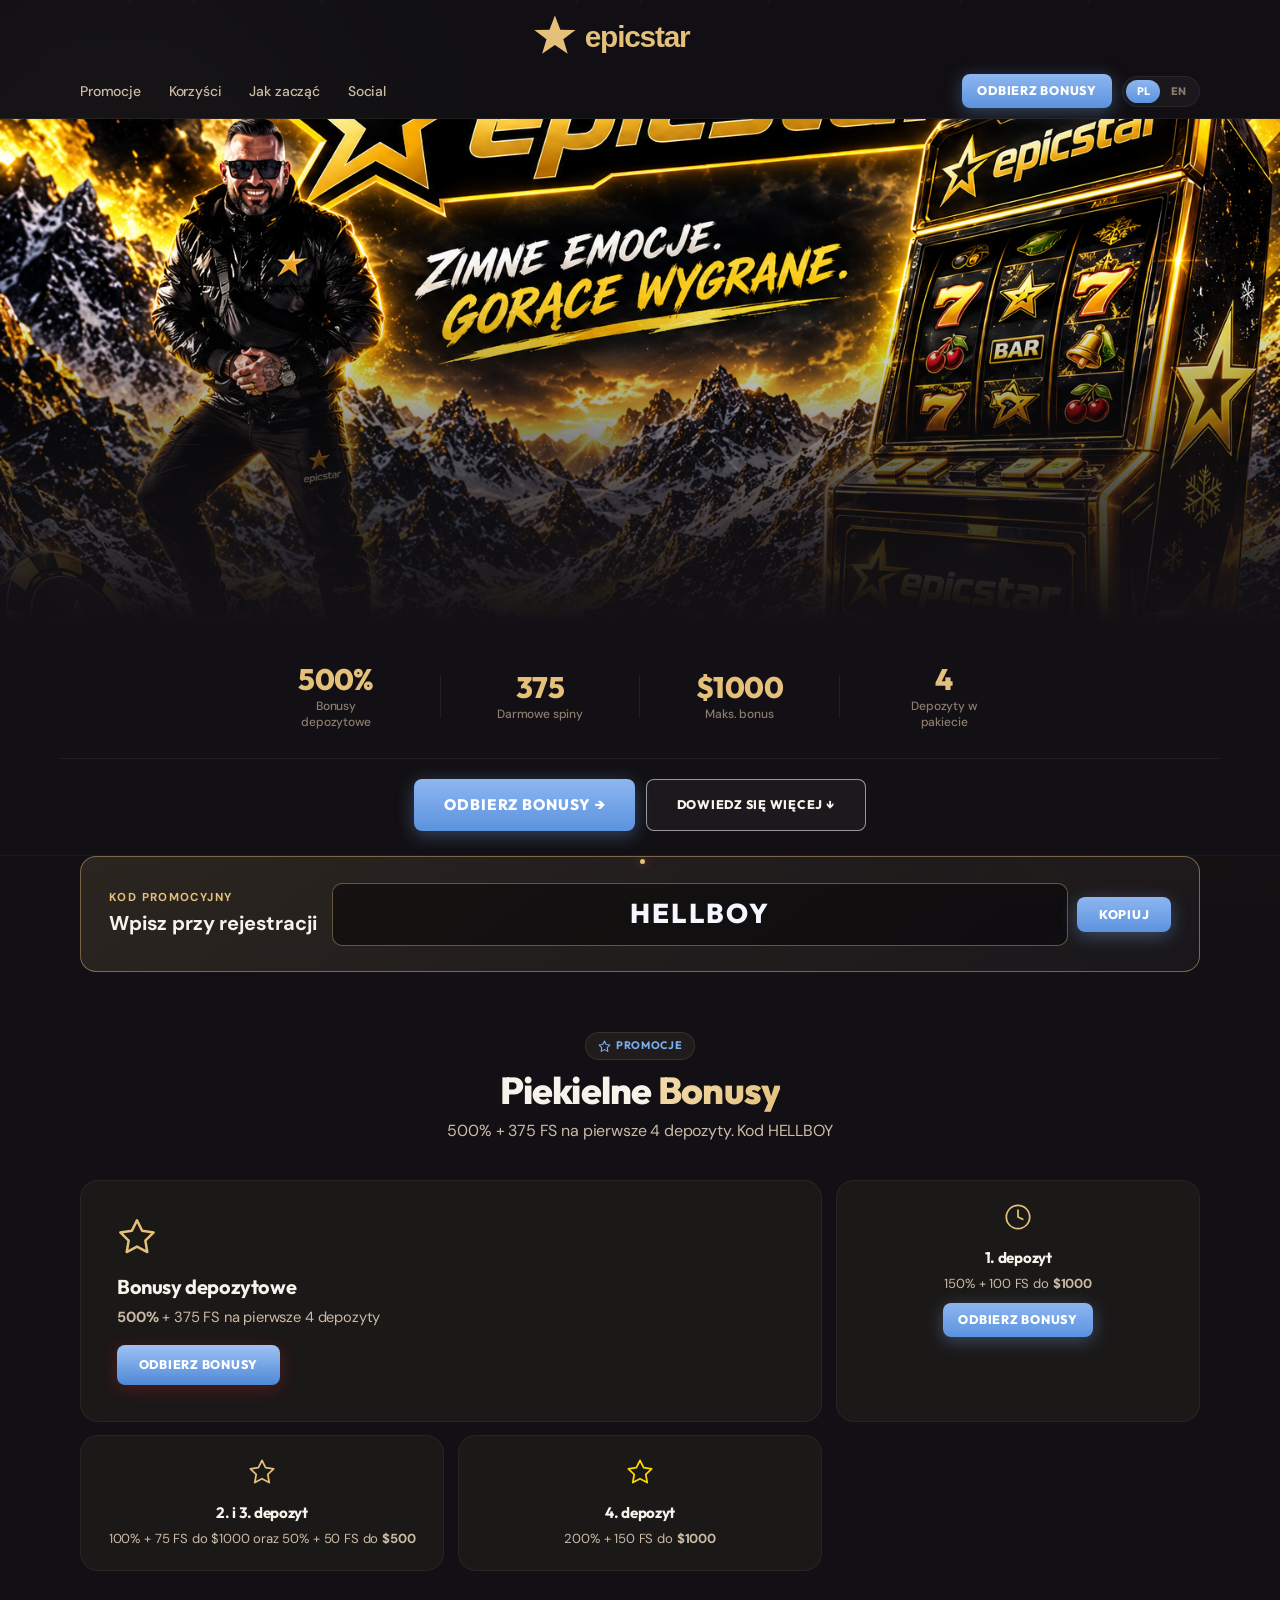
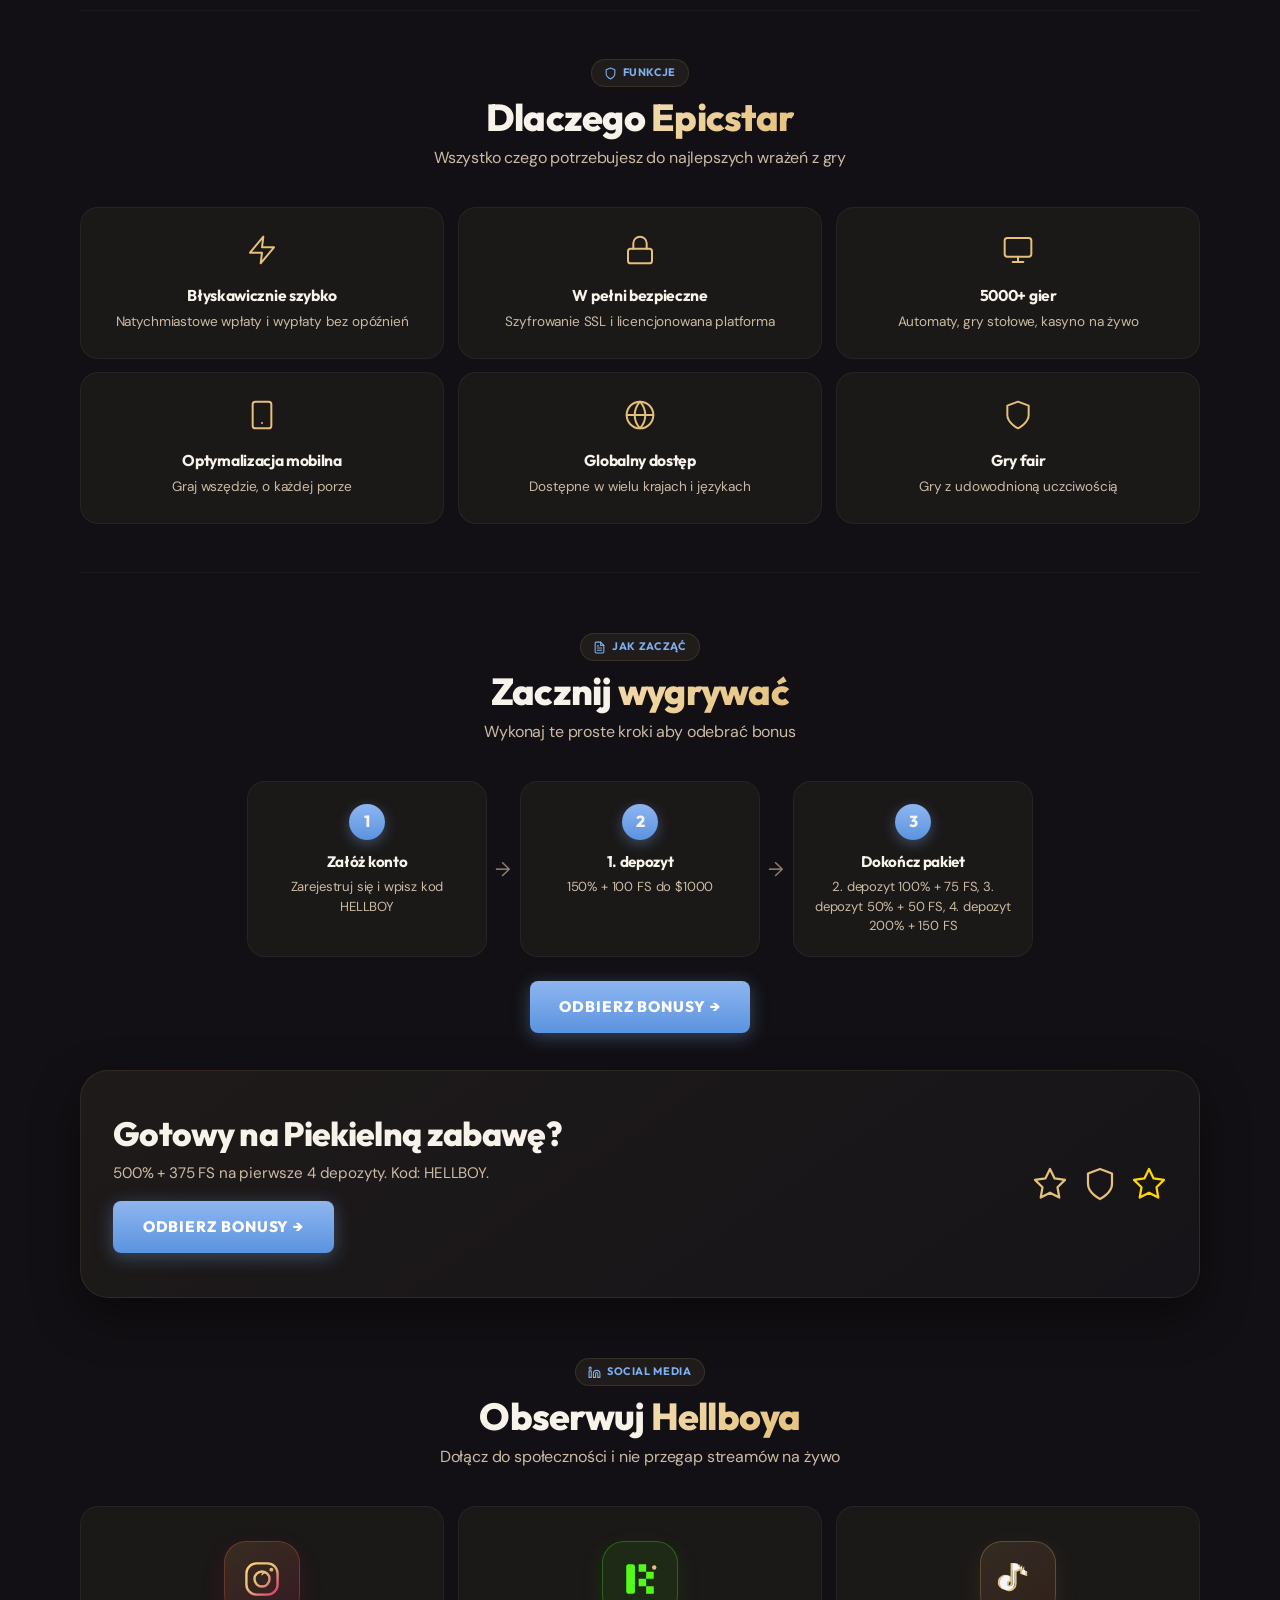
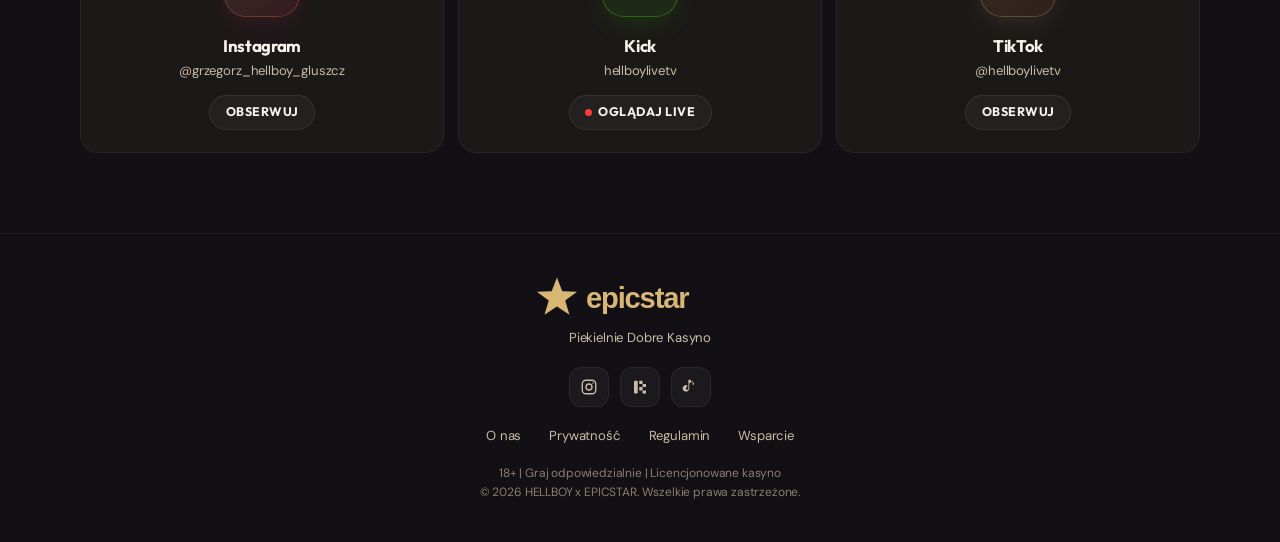
<file: index.html>
<!doctype html>
<html lang="pl">
  <head>
    <meta charset="UTF-8" />
    <meta name="viewport" content="width=device-width, initial-scale=1.0" />
    <link rel="icon" type="image/x-icon" href="assets/favicon.ico" />
    <link rel="preconnect" href="https://fonts.googleapis.com" />
    <link rel="preconnect" href="https://fonts.gstatic.com" crossorigin />
    <link href="https://fonts.googleapis.com/css2?family=DM+Sans:ital,opsz,wght@0,9..40,400..700;1,9..40,400..700&family=Outfit:wght@500;600;700;800;900&display=swap" rel="stylesheet" />
    <link rel="stylesheet" href="css/style.css" />
    <title>HELLBOY x EPICSTAR — Odbierz bonusy</title>
  </head>
  <body>
    <div class="app">
      <!-- Tło z efektem piekielno-arktycznym -->
      <div class="arctic-bg" aria-hidden="true">
        <div class="aurora aurora-1"></div>
        <div class="aurora aurora-2"></div>
        <div class="aurora aurora-3"></div>
        <div class="snow-particle p1"></div>
        <div class="snow-particle p2"></div>
        <div class="snow-particle p3"></div>
        <div class="snow-particle p4"></div>
        <div class="snow-particle p5"></div>
        <div class="snow-particle p6"></div>
        <div class="snow-particle p7"></div>
        <div class="snow-particle p8"></div>
        <div class="flame-particle f1"></div>
        <div class="flame-particle f2"></div>
        <div class="flame-particle f3"></div>
        
        <!-- LEWITUJĄCE ELEMENTY KASYNOWE -->
        <div class="floating-casino casino-1">
          <svg viewBox="0 0 24 24" fill="none" stroke="currentColor" stroke-width="1.2" stroke-linecap="round" stroke-linejoin="round">
            <polygon points="12 2 15.09 8.26 22 9.27 17 14.14 18.18 21.02 12 17.77 5.82 21.02 7 14.14 2 9.27 8.91 8.26 12 2"/>
          </svg>
        </div>
        <div class="floating-casino casino-2">
          <svg viewBox="0 0 24 24" fill="none" stroke="currentColor" stroke-width="1.2" stroke-linecap="round" stroke-linejoin="round">
            <circle cx="12" cy="12" r="10"/>
            <polyline points="12 6 12 12 16 14"/>
          </svg>
        </div>
        <div class="floating-casino casino-3">
          <svg viewBox="0 0 24 24" fill="none" stroke="currentColor" stroke-width="1.2" stroke-linecap="round" stroke-linejoin="round">
            <rect x="2" y="7" width="20" height="14" rx="2" ry="2"/>
            <line x1="16" y1="21" x2="16" y2="23"/>
            <line x1="8" y1="21" x2="8" y2="23"/>
            <line x1="12" y1="21" x2="12" y2="23"/>
          </svg>
        </div>
        <div class="floating-casino casino-4">
          <svg viewBox="0 0 24 24" fill="none" stroke="currentColor" stroke-width="1.2" stroke-linecap="round" stroke-linejoin="round">
            <path d="M12 2L2 7l10 5 10-5-10-5z"/>
            <path d="M2 17l10 5 10-5"/>
            <path d="M2 12l10 5 10-5"/>
          </svg>
        </div>
        <div class="floating-casino casino-5">
          <svg viewBox="0 0 24 24" fill="none" stroke="currentColor" stroke-width="1.2" stroke-linecap="round" stroke-linejoin="round">
            <path d="M12 22s8-4 8-10V5l-8-3-8 3v7c0 6 8 10 8 10z"/>
          </svg>
        </div>
        <div class="floating-casino casino-6">
          <svg viewBox="0 0 24 24" fill="none" stroke="currentColor" stroke-width="1.2" stroke-linecap="round" stroke-linejoin="round">
            <polygon points="12 2 22 8.5 22 15.5 12 22 2 15.5 2 8.5 12 2"/>
            <line x1="12" y1="22" x2="12" y2="15.5"/>
            <polyline points="12 8.5 2 15.5 12 22 22 15.5 12 8.5"/>
          </svg>
        </div>
        <div class="floating-casino casino-7">
          <svg viewBox="0 0 24 24" fill="none" stroke="currentColor" stroke-width="1.2" stroke-linecap="round" stroke-linejoin="round">
            <circle cx="12" cy="12" r="10"/>
            <circle cx="12" cy="12" r="6"/>
            <circle cx="12" cy="12" r="2"/>
          </svg>
        </div>
        <div class="floating-casino casino-8">
          <svg viewBox="0 0 24 24" fill="none" stroke="currentColor" stroke-width="1.2" stroke-linecap="round" stroke-linejoin="round">
            <path d="M21 10c0 7-9 13-9 13s-9-6-9-13a9 9 0 0118 0z"/>
            <circle cx="12" cy="10" r="3"/>
          </svg>
        </div>
      </div>

      <!-- Nawigacja -->
      <nav class="nav">
        <div class="nav-inner">
          <a href="https://rediraff.com/?refcode=K6AUTVNmiMVxM7VCXFQ" target="_blank" rel="noopener noreferrer" class="nav-brand">
            <img src="assets/epicstar-logo.svg" alt="epicstar" class="nav-logo" />
          </a>
          <div class="nav-links">
            <a href="#promo" data-i18n="navPromo">Promocje</a>
            <a href="#benefits" data-i18n="navBenefits">Korzyści</a>
            <a href="#steps" data-i18n="navSteps">Jak zacząć</a>
            <a href="#social" data-i18n="navSocial">Social</a>
          </div>
          <div class="nav-actions">
            <a href="https://rediraff.com/?refcode=K6AUTVNmiMVxM7VCXFQ" target="_blank" rel="noopener" class="btn btn-primary btn-sm" data-i18n="navBonus">ODBIERZ BONUSY</a>
            <div class="lang-toggle">
              <button type="button" data-lang="pl" class="active">PL</button>
              <button type="button" data-lang="en">EN</button>
            </div>
          </div>
        </div>
      </nav>

      <!-- Hero Section z BANNEREM w tle -->
      <header class="hero hero-with-banner">
        <div class="hero-banner-bg" style="background-image: url('assets/banner-gold.png');"></div>
        <div class="hero-banner-overlay"></div>
        <div class="hero-grid hero-grid-overlay"></div>
      </header>

      <!-- STATYSTYKI I PRZYCISKI POD BANNEREM -->
      <section class="hero-stats-section reveal">
        <div class="hero-stats-container">
          <div class="hero-stats">
            <div class="stat reveal-stagger">
              <span class="stat-number">500%</span>
              <span class="stat-label" data-i18n="statBonus">Bonusy depozytowe</span>
            </div>
            <div class="stat-divider reveal-stagger" aria-hidden="true"></div>
            <div class="stat reveal-stagger">
              <span class="stat-number">375</span>
              <span class="stat-label" data-i18n="statSpins">Darmowe spiny</span>
            </div>
            <div class="stat-divider reveal-stagger" aria-hidden="true"></div>
            <div class="stat reveal-stagger">
              <span class="stat-number">$1000</span>
              <span class="stat-label" data-i18n="statNoDeposit">Maks. bonus</span>
            </div>
            <div class="stat-divider reveal-stagger" aria-hidden="true"></div>
            <div class="stat reveal-stagger">
              <span class="stat-number">4</span>
              <span class="stat-label" data-i18n="statWithdraw">Depozyty w pakiecie</span>
            </div>
          </div>

          <div class="hero-actions-bottom reveal-stagger">
            <a href="https://rediraff.com/?refcode=K6AUTVNmiMVxM7VCXFQ" target="_blank" rel="noopener" class="btn btn-primary btn-lg" data-i18n="heroCta1">ODBIERZ BONUSY →</a>
            <a href="#main-content" class="btn btn-ghost btn-scroll" data-i18n="heroCta2">Dowiedz się więcej ↓</a>
          </div>
        </div>
      </section>

      <section class="promo-code-section reveal" style="max-width: 1160px; margin: 0 auto; padding: 0 1.25rem;">
        <div class="promo-code-box" style="
          background: linear-gradient(145deg, rgba(228, 192, 122, 0.12), rgba(255, 255, 255, 0.03));
          border: 1px solid rgba(228, 192, 122, 0.45);
          border-radius: 16px;
          padding: clamp(1.15rem, 2.5vw, 1.6rem) clamp(1.15rem, 2.5vw, 1.75rem);
          display: flex;
          align-items: center;
          justify-content: space-between;
          gap: 1rem;
          flex-wrap: wrap;
        ">
          <div>
            <div style="font-size: 0.72rem; font-weight: 700; letter-spacing: 0.12em; text-transform: uppercase; color: var(--gold);" data-i18n="codeLabel">Kod promocyjny</div>
            <div style="font-size: clamp(1.05rem, 2vw, 1.25rem); font-weight: 700; color: var(--text-primary);" data-i18n="codeHint">Wpisz przy rejestracji</div>
          </div>
          <div style="display: flex; align-items: center; gap: 0.6rem; flex: 1 1 220px;">
            <div id="promoCodeDisplay" style="flex: 1; text-align: center; padding: 0.55rem 1rem; border-radius: 10px; border: 1px solid rgba(228, 192, 122, 0.4); background: rgba(8, 6, 8, 0.55); font-family: var(--font-display); font-weight: 800; letter-spacing: 0.08em; font-size: clamp(1.2rem, 2.4vw, 1.7rem); color: #f4f7ff;">HELLBOY</div>
            <button type="button" id="copyPromoBtn" class="btn btn-primary" style="flex-shrink: 0;"><span id="copyBtnText" data-i18n="copyCode">Kopiuj</span></button>
          </div>
        </div>
      </section>

      <!-- Main Content -->
      <main class="main" id="main-content">
        <!-- Promo Features -->
        <section class="section reveal" id="promo">
          <div class="section-header reveal-stagger">
            <span class="section-tag">
              <svg width="16" height="16" viewBox="0 0 24 24" fill="none" stroke="currentColor" stroke-width="2" stroke-linecap="round" stroke-linejoin="round">
                <polygon points="12 2 15.09 8.26 22 9.27 17 14.14 18.18 21.02 12 17.77 5.82 21.02 7 14.14 2 9.27 8.91 8.26 12 2"/>
              </svg>
              <span data-i18n="promoTag">Promocje</span>
            </span>
            <h2 class="section-title"><span data-i18n="promoTitle1">Piekielne</span> <span class="highlight" data-i18n="promoTitle2">Bonusy</span></h2>
            <p class="section-desc" data-i18n="promoDesc">Odbierz swoje piekielne nagrody i zacznij wygrywać</p>
          </div>
          <div class="promo-grid">
            <!-- KAFELEK 1: KASYNOWY PAKIET POWITALNY -->
            <div class="promo-card-big reveal-stagger">
              <div class="promo-card-big-icon">
                <svg width="40" height="40" viewBox="0 0 24 24" fill="none" stroke="#e4c07a" stroke-width="1.5" stroke-linecap="round" stroke-linejoin="round">
                  <polygon points="12 2 15.09 8.26 22 9.27 17 14.14 18.18 21.02 12 17.77 5.82 21.02 7 14.14 2 9.27 8.91 8.26 12 2"/>
                </svg>
              </div>
              <h3 data-i18n="promoBigTitle">Bonusy depozytowe</h3>
              <p data-i18n="promoBigDesc"><strong>500%</strong> + 375 FS na pierwsze 4 depozyty</p>
              <a href="https://rediraff.com/?refcode=K6AUTVNmiMVxM7VCXFQ" target="_blank" rel="noopener" class="btn btn-primary" data-i18n="promoBigCta">ODBIERZ BONUSY</a>
            </div>
            <!-- KAFELEK 2: BONUS SPORTOWY -->
            <div class="promo-card-small reveal-stagger">
              <span class="promo-small-icon">
                <svg width="28" height="28" viewBox="0 0 24 24" fill="none" stroke="#e4c07a" stroke-width="1.5" stroke-linecap="round" stroke-linejoin="round">
                  <circle cx="12" cy="12" r="10"/>
                  <polyline points="12 6 12 12 16 14"/>
                </svg>
              </span>
              <h4 data-i18n="promoSmall1Title">1. depozyt</h4>
              <p data-i18n="promoSmall1Desc">150% + 100 FS do <strong>$1000</strong></p>
              <a href="https://rediraff.com/?refcode=K6AUTVNmiMVxM7VCXFQ" target="_blank" rel="noopener" class="btn btn-primary btn-sm" style="margin-top: 0.65rem;" data-i18n="promoBigCta">ODBIERZ BONUSY</a>
            </div>
            <!-- KAFELEK 3: CODZIENNE DARMOWE SPINY -->
            <div class="promo-card-small reveal-stagger">
              <span class="promo-small-icon">
                <svg width="28" height="28" viewBox="0 0 24 24" fill="none" stroke="#e4c07a" stroke-width="1.5" stroke-linecap="round" stroke-linejoin="round">
                  <polygon points="12 2 15.09 8.26 22 9.27 17 14.14 18.18 21.02 12 17.77 5.82 21.02 7 14.14 2 9.27 8.91 8.26 12 2"/>
                </svg>
              </span>
              <h4 data-i18n="promoSmall2Title">2. i 3. depozyt</h4>
              <p data-i18n="promoSmall2Desc">100% + 75 FS do $1000 oraz 50% + 50 FS do <strong>$500</strong></p>
            </div>
            <!-- KAFELEK 4: PROGRAM VIP -->
            <div class="promo-card-small reveal-stagger">
              <span class="promo-small-icon">
                <svg width="28" height="28" viewBox="0 0 24 24" fill="none" stroke="#ffd700" stroke-width="1.5" stroke-linecap="round" stroke-linejoin="round">
                  <polygon points="12 2 15.09 8.26 22 9.27 17 14.14 18.18 21.02 12 17.77 5.82 21.02 7 14.14 2 9.27 8.91 8.26 12 2"/>
                </svg>
              </span>
              <h4 data-i18n="promoSmall3Title">4. depozyt</h4>
              <p data-i18n="promoSmall3Desc">200% + 150 FS do <strong>$1000</strong></p>
            </div>
          </div>
        </section>

        <!-- Benefits -->
        <section class="section section-alt reveal" id="benefits">
          <div class="section-header reveal-stagger">
            <span class="section-tag">
              <svg width="16" height="16" viewBox="0 0 24 24" fill="none" stroke="currentColor" stroke-width="2" stroke-linecap="round" stroke-linejoin="round">
                <path d="M12 22s8-4 8-10V5l-8-3-8 3v7c0 6 8 10 8 10z"/>
              </svg>
              <span data-i18n="benefitsTag">Funkcje</span>
            </span>
            <h2 class="section-title"><span data-i18n="benefitsTitle1">Dlaczego</span> <span class="highlight" data-i18n="benefitsTitle2">Coldbet</span></h2>
            <p class="section-desc" data-i18n="benefitsDesc">Wszystko czego potrzebujesz do najlepszych wrażeń z gry</p>
          </div>
          <div class="benefits-grid">
            <div class="benefit-card reveal-stagger">
              <div class="benefit-icon">
                <svg width="36" height="36" viewBox="0 0 24 24" fill="none" stroke="#e4c07a" stroke-width="1.5" stroke-linecap="round" stroke-linejoin="round">
                  <polyline points="13 2 3 14 12 14 11 22 21 10 12 10 13 2"/>
                </svg>
              </div>
              <h3 data-i18n="benefit1Title">Błyskawicznie szybko</h3>
              <p data-i18n="benefit1Desc">Natychmiastowe wpłaty i wypłaty bez opóźnień</p>
            </div>
            <div class="benefit-card reveal-stagger">
              <div class="benefit-icon">
                <svg width="36" height="36" viewBox="0 0 24 24" fill="none" stroke="#e4c07a" stroke-width="1.5" stroke-linecap="round" stroke-linejoin="round">
                  <rect x="3" y="11" width="18" height="11" rx="2" ry="2"/>
                  <path d="M7 11V7a5 5 0 0110 0v4"/>
                </svg>
              </div>
              <h3 data-i18n="benefit2Title">W pełni bezpieczne</h3>
              <p data-i18n="benefit2Desc">Szyfrowanie SSL i licencjonowana platforma</p>
            </div>
            <div class="benefit-card reveal-stagger">
              <div class="benefit-icon">
                <svg width="36" height="36" viewBox="0 0 24 24" fill="none" stroke="#e4c07a" stroke-width="1.5" stroke-linecap="round" stroke-linejoin="round">
                  <rect x="2" y="3" width="20" height="14" rx="2" ry="2"/>
                  <line x1="8" y1="21" x2="16" y2="21"/>
                  <line x1="12" y1="17" x2="12" y2="21"/>
                </svg>
              </div>
              <h3 data-i18n="benefit3Title">5000+ gier</h3>
              <p data-i18n="benefit3Desc">Automaty, gry stołowe, kasyno na żywo</p>
            </div>
            <div class="benefit-card reveal-stagger">
              <div class="benefit-icon">
                <svg width="36" height="36" viewBox="0 0 24 24" fill="none" stroke="#e4c07a" stroke-width="1.5" stroke-linecap="round" stroke-linejoin="round">
                  <rect x="5" y="2" width="14" height="20" rx="2" ry="2"/>
                  <line x1="12" y1="18" x2="12" y2="18"/>
                </svg>
              </div>
              <h3 data-i18n="benefit4Title">Optymalizacja mobilna</h3>
              <p data-i18n="benefit4Desc">Graj wszędzie, o każdej porze</p>
            </div>
            <div class="benefit-card reveal-stagger">
              <div class="benefit-icon">
                <svg width="36" height="36" viewBox="0 0 24 24" fill="none" stroke="#e4c07a" stroke-width="1.5" stroke-linecap="round" stroke-linejoin="round">
                  <circle cx="12" cy="12" r="10"/>
                  <line x1="2" y1="12" x2="22" y2="12"/>
                  <path d="M12 2a15.3 15.3 0 014 10 15.3 15.3 0 01-4 10 15.3 15.3 0 01-4-10 15.3 15.3 0 014-10z"/>
                </svg>
              </div>
              <h3 data-i18n="benefit5Title">Globalny dostęp</h3>
              <p data-i18n="benefit5Desc">Dostępne w wielu krajach i językach</p>
            </div>
            <div class="benefit-card reveal-stagger">
              <div class="benefit-icon">
                <svg width="36" height="36" viewBox="0 0 24 24" fill="none" stroke="#e4c07a" stroke-width="1.5" stroke-linecap="round" stroke-linejoin="round">
                  <path d="M12 22s8-4 8-10V5l-8-3-8 3v7c0 6 8 10 8 10z"/>
                </svg>
              </div>
              <h3 data-i18n="benefit6Title">Gry fair</h3>
              <p data-i18n="benefit6Desc">Gry z udowodnioną uczciwością</p>
            </div>
          </div>
        </section>

        <!-- Steps -->
        <section class="section reveal" id="steps">
          <div class="section-header reveal-stagger">
            <span class="section-tag">
              <svg width="16" height="16" viewBox="0 0 24 24" fill="none" stroke="currentColor" stroke-width="2" stroke-linecap="round" stroke-linejoin="round">
                <path d="M14 2H6a2 2 0 00-2 2v16a2 2 0 002 2h12a2 2 0 002-2V8z"/>
                <polyline points="14 2 14 8 20 8"/>
                <line x1="16" y1="13" x2="8" y2="13"/>
                <line x1="16" y1="17" x2="8" y2="17"/>
                <polyline points="10 9 9 9 8 9"/>
              </svg>
              <span data-i18n="stepsTag">Jak zacząć</span>
            </span>
            <h2 class="section-title"><span data-i18n="stepsTitle1">Zacznij</span> <span class="highlight" data-i18n="stepsTitle2">wygrywać</span></h2>
            <p class="section-desc" data-i18n="stepsDesc">Wykonaj te proste kroki aby odebrać bonus</p>
          </div>
          <div class="steps-grid">
            <div class="step-card reveal-stagger">
              <div class="step-number">1</div>
              <div class="step-content">
                <h3 data-i18n="step1Title">Załóż konto</h3>
                <p data-i18n="step1Desc">Zarejestruj się i wpisz kod HELLBOY</p>
              </div>
            </div>
            <div class="step-arrow reveal-stagger" aria-hidden="true">→</div>
            <div class="step-card reveal-stagger">
              <div class="step-number">2</div>
              <div class="step-content">
                <h3 data-i18n="step2Title">1. depozyt</h3>
                <p data-i18n="step2Desc">150% + 100 FS do $1000</p>
              </div>
            </div>
            <div class="step-arrow reveal-stagger" aria-hidden="true">→</div>
            <div class="step-card reveal-stagger">
              <div class="step-number">3</div>
              <div class="step-content">
                <h3 data-i18n="step3Title">Dokończ pakiet</h3>
                <p data-i18n="step3Desc">2. depozyt 100% + 75 FS, 3. depozyt 50% + 50 FS, 4. depozyt 200% + 150 FS</p>
              </div>
            </div>
          </div>
          <div class="steps-cta reveal-stagger">
            <a href="https://rediraff.com/?refcode=K6AUTVNmiMVxM7VCXFQ" target="_blank" rel="noopener" class="btn btn-primary btn-lg" data-i18n="stepsCta">ODBIERZ BONUSY →</a>
          </div>
        </section>

        <!-- CTA Section -->
        <section class="cta-section reveal">
          <div class="cta-inner">
            <div class="cta-content reveal-stagger">
              <h2><span data-i18n="ctaTitle1">Gotowy na</span> <span class="highlight" data-i18n="ctaTitle2">Piekielną</span> <span data-i18n="ctaTitle3">zabawę?</span></h2>
              <p data-i18n="ctaDesc">500% + 375 FS na pierwsze 4 depozyty. Kod: HELLBOY.</p>
              <a href="https://rediraff.com/?refcode=K6AUTVNmiMVxM7VCXFQ" target="_blank" rel="noopener" class="btn btn-primary btn-lg" data-i18n="ctaBtn">ODBIERZ BONUSY →</a>
            </div>
            <div class="cta-visual reveal-stagger" aria-hidden="true">
              <svg width="40" height="40" viewBox="0 0 24 24" fill="none" stroke="#e4c07a" stroke-width="1.5" stroke-linecap="round" stroke-linejoin="round">
                <polygon points="12 2 15.09 8.26 22 9.27 17 14.14 18.18 21.02 12 17.77 5.82 21.02 7 14.14 2 9.27 8.91 8.26 12 2"/>
              </svg>
              <svg width="40" height="40" viewBox="0 0 24 24" fill="none" stroke="#e4c07a" stroke-width="1.5" stroke-linecap="round" stroke-linejoin="round">
                <path d="M12 22s8-4 8-10V5l-8-3-8 3v7c0 6 8 10 8 10z"/>
              </svg>
              <svg width="40" height="40" viewBox="0 0 24 24" fill="none" stroke="#ffd700" stroke-width="1.5" stroke-linecap="round" stroke-linejoin="round">
                <polygon points="12 2 15.09 8.26 22 9.27 17 14.14 18.18 21.02 12 17.77 5.82 21.02 7 14.14 2 9.27 8.91 8.26 12 2"/>
              </svg>
            </div>
          </div>
        </section>

        <!-- Social Media -->
        <section class="section reveal" id="social">
          <div class="section-header reveal-stagger">
            <span class="section-tag">
              <svg width="16" height="16" viewBox="0 0 24 24" fill="none" stroke="currentColor" stroke-width="2" stroke-linecap="round" stroke-linejoin="round">
                <path d="M16 8a6 6 0 016 6v7h-4v-7a2 2 0 00-4 0v7h-4v-7a6 6 0 016-6z"/>
                <rect x="2" y="9" width="4" height="12"/>
                <circle cx="4" cy="4" r="2"/>
              </svg>
              <span data-i18n="socialTag">Social media</span>
            </span>
            <h2 class="section-title"><span data-i18n="socialTitle1">Obserwuj</span> <span class="highlight" data-i18n="socialTitle2">Hellboya</span></h2>
            <p class="section-desc" data-i18n="socialDesc">Dołącz do społeczności i nie przegap streamów na żywo</p>
          </div>

          <div class="social-grid">
            <a href="https://www.instagram.com/grzegorz_hellboy_gluszcz/" target="_blank" rel="noopener noreferrer" class="social-card social-card--instagram reveal-stagger">
              <span class="social-icon" aria-hidden="true">
                <svg viewBox="0 0 48 48" fill="none">
                  <defs>
                    <linearGradient id="ig-grad" x1="8" y1="6" x2="40" y2="42" gradientUnits="userSpaceOnUse">
                      <stop offset="0%" stop-color="#ffd166"/>
                      <stop offset="45%" stop-color="#e4c07a"/>
                      <stop offset="100%" stop-color="#e1306c"/>
                    </linearGradient>
                  </defs>
                  <rect x="7" y="7" width="34" height="34" rx="11" stroke="url(#ig-grad)" stroke-width="2.6"/>
                  <circle cx="24" cy="24" r="8.2" stroke="url(#ig-grad)" stroke-width="2.6"/>
                  <circle cx="34.2" cy="13.8" r="2.15" fill="url(#ig-grad)"/>
                  <path d="M24 19.2c.9-1.6 2.4-2.4 4.2-2.1" stroke="url(#ig-grad)" stroke-width="1.6" stroke-linecap="round"/>
                </svg>
              </span>
              <h3>Instagram</h3>
              <p class="social-handle">@grzegorz_hellboy_gluszcz</p>
              <span class="social-cta" data-i18n="socialFollow">Obserwuj</span>
            </a>

            <a href="https://kick.com/hellboylivetv" target="_blank" rel="noopener noreferrer" class="social-card social-card--kick reveal-stagger">
              <span class="social-icon" aria-hidden="true">
                <svg viewBox="0 0 48 48" fill="none">
                  <rect x="9" y="8" width="9.5" height="32" rx="2.4" fill="#53FC18"/>
                  <path d="M22.5 8h8.2v8.2h-8.2V8zm8.2 8.2H39v7.6h-8.3v-7.6zM22.5 23.8h8.2V32h-8.2v-8.2zm8.2 8.2H39V40h-8.3v-8z" fill="#53FC18"/>
                  <circle class="social-live-dot" cx="39.5" cy="11.5" r="2.4" fill="#e4c07a"/>
                </svg>
              </span>
              <h3>Kick</h3>
              <p class="social-handle">hellboylivetv</p>
              <span class="social-cta social-cta--live">
                <span class="live-pulse" aria-hidden="true"></span>
                <span data-i18n="socialWatch">Oglądaj live</span>
              </span>
            </a>

            <a href="https://www.tiktok.com/@hellboylivetv" target="_blank" rel="noopener noreferrer" class="social-card social-card--tiktok reveal-stagger">
              <span class="social-icon" aria-hidden="true">
                <svg viewBox="0 0 48 48" fill="none">
                  <g transform="translate(2.2, 1.1)">
                    <path d="M28.6 8.8c-1.7 3.5-4.6 5.7-8.3 6.2v13.1a8.1 8.1 0 11-5.4-7.6v5.1a3.2 3.2 0 103.2 3.1V7.1h5.4c.5 2.6 2.1 4.8 4.3 6.1 1.2.7 2.6 1.1 4 1.2v5.3c-1.2-.1-2.3-.4-3.2-.9z" fill="#e4c07a"/>
                  </g>
                  <g transform="translate(-2.2, -0.6)">
                    <path d="M28.6 8.8c-1.7 3.5-4.6 5.7-8.3 6.2v13.1a8.1 8.1 0 11-5.4-7.6v5.1a3.2 3.2 0 103.2 3.1V7.1h5.4c.5 2.6 2.1 4.8 4.3 6.1 1.2.7 2.6 1.1 4 1.2v5.3c-1.2-.1-2.3-.4-3.2-.9z" fill="#e4c07a"/>
                  </g>
                  <path d="M28.6 8.8c-1.7 3.5-4.6 5.7-8.3 6.2v13.1a8.1 8.1 0 11-5.4-7.6v5.1a3.2 3.2 0 103.2 3.1V7.1h5.4c.5 2.6 2.1 4.8 4.3 6.1 1.2.7 2.6 1.1 4 1.2v5.3c-1.2-.1-2.3-.4-3.2-.9z" fill="#f2f7ff"/>
                </svg>
              </span>
              <h3>TikTok</h3>
              <p class="social-handle">@hellboylivetv</p>
              <span class="social-cta" data-i18n="socialFollow">Obserwuj</span>
            </a>
          </div>
        </section>
      </main>

      <!-- Footer -->
      <footer class="footer">
        <div class="footer-inner">
          <div class="footer-brand">
            <a href="https://rediraff.com/?refcode=K6AUTVNmiMVxM7VCXFQ" target="_blank" rel="noopener noreferrer">
              <img src="assets/epicstar-logo.svg" alt="epicstar" class="footer-logo" />
            </a>
            <p data-i18n="footerTagline">Piekielnie Dobre Kasyno</p>
          </div>
          <div class="footer-social">
            <a href="https://www.instagram.com/grzegorz_hellboy_gluszcz/" target="_blank" rel="noopener noreferrer" aria-label="Instagram">
              <svg viewBox="0 0 24 24" fill="none" stroke="currentColor" stroke-width="1.8" stroke-linecap="round" stroke-linejoin="round">
                <rect x="3" y="3" width="18" height="18" rx="5"/>
                <circle cx="12" cy="12" r="4"/>
                <circle cx="17.4" cy="6.6" r="1" fill="currentColor" stroke="none"/>
              </svg>
            </a>
            <a href="https://kick.com/hellboylivetv" target="_blank" rel="noopener noreferrer" aria-label="Kick">
              <svg viewBox="0 0 24 24" fill="currentColor">
                <rect x="4" y="3.5" width="5" height="17" rx="1.2"/>
                <path d="M11 3.5h4.4v4.4H11V3.5zm4.4 4.4H20v4.2h-4.6V7.9zM11 12.1h4.4v4.4H11v-4.4zm4.4 4.4H20v4H15.4v-4z"/>
              </svg>
            </a>
            <a href="https://www.tiktok.com/@hellboylivetv" target="_blank" rel="noopener noreferrer" aria-label="TikTok">
              <svg viewBox="0 0 24 24" fill="currentColor">
                <path d="M14.2 3.2c-.9 1.9-2.5 3.1-4.5 3.4v7.1a4.4 4.4 0 11-2.9-4.1v2.8a1.7 1.7 0 101.7 1.7V2.4h2.9c.3 1.4 1.1 2.6 2.3 3.3.7.4 1.4.6 2.2.7v2.9c-.6 0-1.2-.2-1.7-.5z"/>
              </svg>
            </a>
          </div>
          <div class="footer-links">
            <a href="#" data-i18n="footerAbout">O nas</a>
            <a href="privacy.html" data-i18n="footerPrivacy">Prywatność</a>
            <a href="#" data-i18n="footerTerms">Regulamin</a>
            <a href="#" data-i18n="footerSupport">Wsparcie</a>
          </div>
          <div class="footer-legal">
            <p data-i18n="footerLegal1">18+ | Graj odpowiedzialnie | Licencjonowane kasyno</p>
            <p>© 2026 HELLBOY x EPICSTAR. <span data-i18n="footerLegal2">Wszelkie prawa zastrzeżone.</span></p>
          </div>
        </div>
      </footer>
    </div>

    <script src="js/translations.js"></script>
    <script src="js/main.js"></script>

  </body>
</html>
</file>
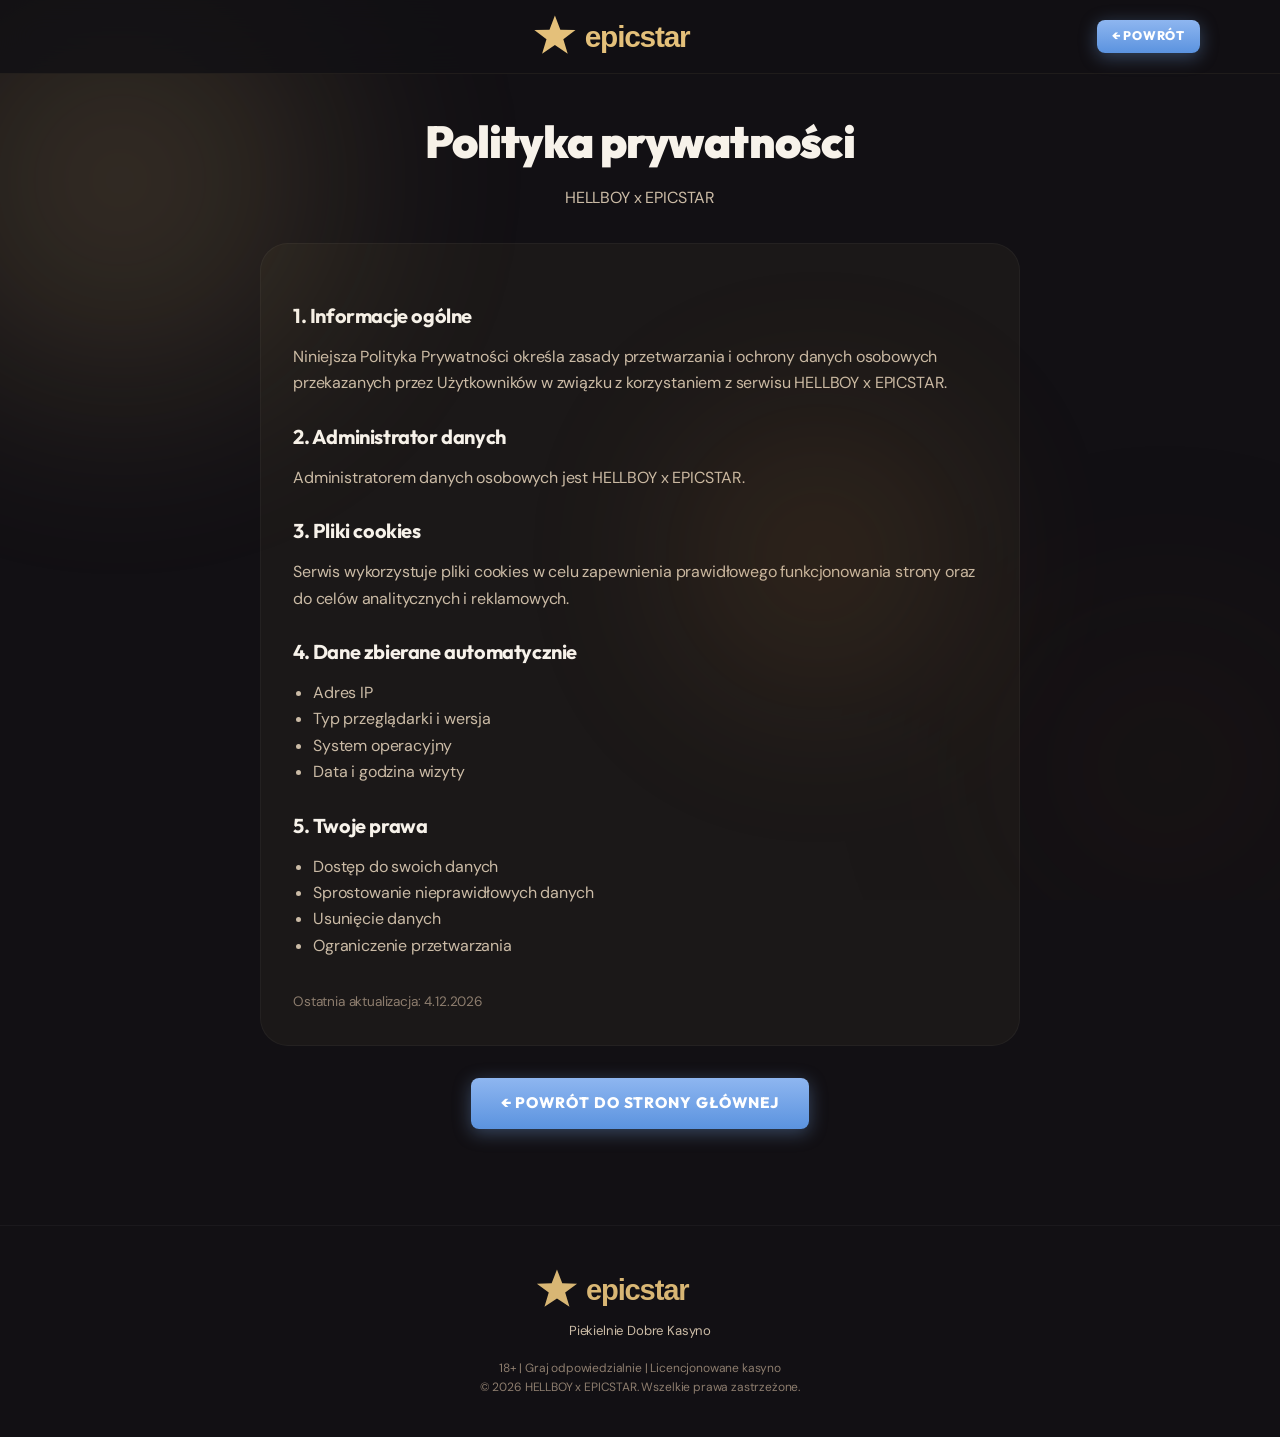
<file: privacy.html>
<!doctype html>
<html lang="pl">
  <head>
    <meta charset="UTF-8" />
    <meta name="viewport" content="width=device-width, initial-scale=1.0" />
    <link rel="icon" type="image/x-icon" href="assets/favicon.ico" />
    <link rel="preconnect" href="https://fonts.googleapis.com" />
    <link rel="preconnect" href="https://fonts.gstatic.com" crossorigin />
    <link href="https://fonts.googleapis.com/css2?family=DM+Sans:ital,opsz,wght@0,9..40,400..700;1,9..40,400..700&family=Outfit:wght@500;600;700;800;900&display=swap" rel="stylesheet" />
    <link rel="stylesheet" href="css/style.css" />
    <title>Polityka prywatności — HELLBOY x EPICSTAR</title>
  </head>
  <body>
    <div class="app">
      <div class="arctic-bg" aria-hidden="true">
        <div class="aurora aurora-1"></div>
        <div class="aurora aurora-2"></div>
        <div class="aurora aurora-3"></div>
      </div>

      <nav class="nav">
        <div class="nav-inner">
          <a href="index.html" class="nav-brand">
            <img src="assets/epicstar-logo.svg" alt="epicstar" class="nav-logo" />
          </a>
          <div class="nav-actions">
            <a href="index.html" class="btn btn-primary btn-sm">← Powrót</a>
          </div>
        </div>
      </nav>

      <main style="max-width: 800px; margin: 2rem auto; padding: 0 1.25rem 4rem;">
        <h1 style="font-size: clamp(2rem, 4vw, 2.8rem); font-weight: 900; text-align: center; margin: 0;">
          Polityka prywatności
        </h1>
        <p style="text-align: center; color: var(--text-secondary); margin-top: 0.5rem;">
          HELLBOY x EPICSTAR
        </p>

        <div style="margin-top: 2rem; padding: 2rem; border-radius: var(--radius-lg); background: var(--bg-card); border: 1px solid rgba(255,255,255,0.04);">
          <h2 style="font-size: 1.25rem; margin: 1.5rem 0 0.75rem; color: var(--text-primary);">1. Informacje ogólne</h2>
          <p style="color: var(--text-secondary); line-height: 1.65;">
            Niniejsza Polityka Prywatności określa zasady przetwarzania i ochrony danych osobowych
            przekazanych przez Użytkowników w związku z korzystaniem z serwisu HELLBOY x EPICSTAR.
          </p>

          <h2 style="font-size: 1.25rem; margin: 1.5rem 0 0.75rem; color: var(--text-primary);">2. Administrator danych</h2>
          <p style="color: var(--text-secondary); line-height: 1.65;">
            Administratorem danych osobowych jest HELLBOY x EPICSTAR.
          </p>

          <h2 style="font-size: 1.25rem; margin: 1.5rem 0 0.75rem; color: var(--text-primary);">3. Pliki cookies</h2>
          <p style="color: var(--text-secondary); line-height: 1.65;">
            Serwis wykorzystuje pliki cookies w celu zapewnienia prawidłowego funkcjonowania strony
            oraz do celów analitycznych i reklamowych.
          </p>

          <h2 style="font-size: 1.25rem; margin: 1.5rem 0 0.75rem; color: var(--text-primary);">4. Dane zbierane automatycznie</h2>
          <ul style="color: var(--text-secondary); line-height: 1.65; padding-left: 1.25rem;">
            <li>Adres IP</li>
            <li>Typ przeglądarki i wersja</li>
            <li>System operacyjny</li>
            <li>Data i godzina wizyty</li>
          </ul>

          <h2 style="font-size: 1.25rem; margin: 1.5rem 0 0.75rem; color: var(--text-primary);">5. Twoje prawa</h2>
          <ul style="color: var(--text-secondary); line-height: 1.65; padding-left: 1.25rem;">
            <li>Dostęp do swoich danych</li>
            <li>Sprostowanie nieprawidłowych danych</li>
            <li>Usunięcie danych</li>
            <li>Ograniczenie przetwarzania</li>
          </ul>

          <p style="font-size: 0.85rem; color: var(--text-muted); margin-top: 2rem;">
            Ostatnia aktualizacja: <span id="privacy-date"></span>
          </p>
        </div>

        <div style="text-align: center; margin-top: 2rem;">
          <a href="index.html" class="btn btn-primary btn-lg">← Powrót do strony głównej</a>
        </div>
      </main>

      <footer class="footer">
        <div class="footer-inner">
          <div class="footer-brand">
            <img src="assets/epicstar-logo.svg" alt="epicstar" class="footer-logo" />
            <p>Piekielnie Dobre Kasyno</p>
          </div>
          <div class="footer-legal">
            <p>18+ | Graj odpowiedzialnie | Licencjonowane kasyno</p>
            <p>© <span id="footer-year"></span> HELLBOY x EPICSTAR. Wszelkie prawa zastrzeżone.</p>
          </div>
        </div>
      </footer>
    </div>

    <script>
      document.getElementById('privacy-date').textContent = new Date().toLocaleDateString('pl-PL');
      document.getElementById('footer-year').textContent = new Date().getFullYear();
    </script>
  </body>
</html>
</file>
<file: css/style.css>
/* ============================================================
   HELLBOY x EPICSTAR — warm black, gold, sky blue
   ============================================================ */

:root {
  --bg-primary: #121014;
  --bg-secondary: #1b171c;
  --bg-card: rgba(228, 192, 122, 0.045);
  --bg-card-hover: rgba(228, 192, 122, 0.08);

  --text-primary: #f7f2ea;
  --text-secondary: #cbbba6;
  --text-muted: #8d7d6e;

  --accent: #7eaff0;
  --accent-dark: #4d86d4;
  --accent-glow: rgba(126, 175, 240, 0.35);
  --flame: #e4c07a;
  --gold: #e4c07a;

  --gradient-main: linear-gradient(180deg, #8eb6f0 0%, #5b93df 100%);
  --gradient-fire: linear-gradient(180deg, #9ec2f4 0%, #4f88d6 100%);

  --radius: 18px;
  --radius-sm: 12px;
  --radius-lg: 28px;

  --shadow: 0 18px 48px rgba(0, 0, 0, 0.45);
  --shadow-glow: 0 0 36px rgba(228, 192, 122, 0.16);

  --font-display: 'Outfit', ui-sans-serif, system-ui, sans-serif;
  --font-body: 'DM Sans', ui-sans-serif, system-ui, sans-serif;

  --ease-out: cubic-bezier(0.22, 1, 0.36, 1);
  --ease-spring: cubic-bezier(0.34, 1.56, 0.64, 1);
}

*, *::before, *::after { box-sizing: border-box; margin: 0; padding: 0; }

html {
  scroll-behavior: smooth;
  -webkit-text-size-adjust: 100%;
}

body {
  font-family: var(--font-body);
  font-size: 1rem;
  font-weight: 400;
  background: var(--bg-primary);
  color: var(--text-primary);
  min-height: 100vh;
  overflow-x: hidden;
  line-height: 1.6;
  letter-spacing: -0.01em;
  -webkit-font-smoothing: antialiased;
  text-rendering: optimizeLegibility;
}

img { max-width: 100%; display: block; }
a { color: inherit; text-decoration: none; }
::selection { background: var(--accent); color: #fff; }

h1, h2, h3, h4, .stat-number, .btn, .nav-brand, .section-title {
  font-family: var(--font-display);
  letter-spacing: -0.02em;
}

/* ── Background ── */

.arctic-bg {
  position: fixed;
  inset: 0;
  z-index: 0;
  pointer-events: none;
  overflow: hidden;
}

.aurora {
  position: absolute;
  border-radius: 50%;
  filter: blur(90px);
  opacity: 0.22;
  animation: auroraDrift 22s ease-in-out infinite alternate;
}
.aurora-1 { width: 55vw; height: 45vw; max-width: 700px; top: -12%; left: -18%; background: radial-gradient(circle, #e4c07a, transparent 70%); }
.aurora-2 { width: 42vw; height: 32vw; max-width: 560px; bottom: -8%; right: -12%; background: radial-gradient(circle, #3a2414, transparent 70%); animation-delay: 6s; }
.aurora-3 { width: 32vw; height: 28vw; max-width: 420px; top: 42%; left: 48%; background: radial-gradient(circle, #c9843a, transparent 70%); animation-delay: 11s; }

@keyframes auroraDrift {
  0% { transform: translate(0, 0) scale(1); }
  100% { transform: translate(4%, 6%) scale(1.08); }
}

.snow-particle {
  position: absolute;
  width: 3px;
  height: 3px;
  background: rgba(255, 255, 255, 0.45);
  border-radius: 50%;
  animation: snowFall 14s linear infinite;
}
.p1 { left: 10%; animation-delay: 0s; }
.p2 { left: 25%; animation-delay: 2s; animation-duration: 16s; }
.p3 { left: 45%; animation-delay: 4s; }
.p4 { left: 60%; animation-delay: 1s; animation-duration: 12s; }
.p5 { left: 75%; animation-delay: 3s; }
.p6 { left: 85%; animation-delay: 5s; animation-duration: 15s; }
.p7 { left: 15%; animation-delay: 6s; }
.p8 { left: 50%; animation-delay: 7s; animation-duration: 13s; }

@keyframes snowFall {
  0% { opacity: 0; transform: translateY(-8vh); }
  12% { opacity: 0.9; }
  88% { opacity: 0.4; }
  100% { opacity: 0; transform: translateY(105vh); }
}

.flame-particle {
  position: absolute;
  width: 5px;
  height: 5px;
  border-radius: 50%;
  background: var(--flame);
  box-shadow: 0 0 10px rgba(255, 107, 53, 0.55);
  animation: flameRise 7s ease-in infinite;
}
.f1 { left: 20%; bottom: 8%; animation-delay: 0s; }
.f2 { left: 50%; bottom: 4%; animation-delay: 2.2s; }
.f3 { left: 80%; bottom: 12%; animation-delay: 4.5s; }

@keyframes flameRise {
  0% { opacity: 0; transform: translateY(0) scale(1); }
  15% { opacity: 0.85; }
  100% { opacity: 0; transform: translateY(-75vh) scale(0.15); }
}

.floating-casino {
  position: absolute;
  z-index: 0;
  opacity: 0.05;
  pointer-events: none;
  color: var(--accent);
  animation: floatShake 9s ease-in-out infinite;
}
.floating-casino svg {
  width: 52px;
  height: 52px;
  display: block;
  filter: drop-shadow(0 0 16px rgba(228, 192, 122, 0.12));
}
.casino-1 { top: 8%; left: 5%; animation-delay: 0s; }
.casino-2 { top: 14%; right: 7%; animation-delay: 1.2s; opacity: 0.04; }
.casino-3 { top: 44%; left: 2%; animation-delay: 2.5s; }
.casino-4 { top: 38%; right: 3%; animation-delay: 0.8s; opacity: 0.04; }
.casino-5 { bottom: 24%; left: 5%; animation-delay: 3.2s; opacity: 0.04; }
.casino-6 { bottom: 28%; right: 4%; animation-delay: 1.8s; }
.casino-7 { bottom: 7%; left: 14%; animation-delay: 4s; opacity: 0.04; }
.casino-8 { bottom: 9%; right: 11%; animation-delay: 2.2s; opacity: 0.035; }

@keyframes floatShake {
  0%, 100% { transform: translateY(0) rotate(0deg); }
  50% { transform: translateY(-12px) rotate(2deg); }
}

/* ── Reveal animations ── */

.reveal,
.reveal-stagger {
  opacity: 0;
  transform: translateY(24px);
  transition:
    opacity 0.75s var(--ease-out),
    transform 0.75s var(--ease-out);
  will-change: opacity, transform;
}

.reveal.is-visible,
.reveal-stagger.is-visible {
  opacity: 1;
  transform: none;
}

.reveal-stagger:nth-child(1) { transition-delay: 0ms; }
.reveal-stagger:nth-child(2) { transition-delay: 70ms; }
.reveal-stagger:nth-child(3) { transition-delay: 140ms; }
.reveal-stagger:nth-child(4) { transition-delay: 210ms; }
.reveal-stagger:nth-child(5) { transition-delay: 280ms; }
.reveal-stagger:nth-child(6) { transition-delay: 350ms; }

/* ── App shell ── */

.app { position: relative; z-index: 1; }

/* ── Navigation ── */

.nav {
  position: sticky;
  top: 0;
  z-index: 100;
  background: rgba(18, 16, 20, 0.82);
  backdrop-filter: blur(18px);
  -webkit-backdrop-filter: blur(18px);
  border-bottom: 1px solid rgba(228, 192, 122, 0.07);
  transition: box-shadow 0.3s ease, background 0.3s ease;
}
.nav.is-scrolled {
  background: rgba(18, 16, 20, 0.94);
  box-shadow: 0 8px 32px rgba(0, 0, 0, 0.35);
}

.nav-inner {
  max-width: 1160px;
  margin: 0 auto;
  padding: 0.65rem 1.25rem;
  display: grid;
  grid-template-columns: 1fr auto 1fr;
  align-items: center;
  gap: 0.75rem;
}

.nav-links { grid-column: 1; justify-self: start; }
.nav-brand { grid-column: 2; justify-self: center; display: flex; align-items: center; }
.nav-actions { grid-column: 3; justify-self: end; }
.nav-logo { height: 52px; width: auto; max-width: min(220px, 42vw); object-fit: contain; transition: transform 0.25s var(--ease-out); }
.nav-brand:hover .nav-logo { transform: scale(1.03); }

.nav-links {
  display: flex;
  gap: 1.75rem;
  font-size: 0.875rem;
  font-weight: 500;
}
.nav-links a {
  color: var(--text-secondary);
  transition: color 0.2s;
  position: relative;
}
.nav-links a::after {
  content: '';
  position: absolute;
  left: 0;
  bottom: -4px;
  width: 100%;
  height: 2px;
  background: var(--accent);
  transform: scaleX(0);
  transform-origin: right;
  transition: transform 0.25s var(--ease-out);
}
.nav-links a:hover { color: var(--text-primary); }
.nav-links a:hover::after { transform: scaleX(1); transform-origin: left; }

.nav-actions { display: flex; align-items: center; gap: 0.65rem; }

/* ── Buttons ── */

.btn {
  display: inline-flex;
  align-items: center;
  justify-content: center;
  gap: 0.45rem;
  padding: 0.62rem 1.35rem;
  border-radius: 8px;
  font-weight: 800;
  font-size: 0.78rem;
  letter-spacing: 0.06em;
  text-transform: uppercase;
  border: none;
  cursor: pointer;
  transition: transform 0.22s var(--ease-out), box-shadow 0.22s ease, background 0.22s ease;
  position: relative;
  overflow: hidden;
}

.btn-primary {
  background: var(--gradient-main);
  color: #fff;
  box-shadow: 0 4px 18px var(--accent-glow);
}
.btn-primary:hover {
  transform: translateY(-2px);
  box-shadow: 0 10px 28px var(--accent-glow);
}
.btn-primary:active { transform: translateY(0); }

.btn-ghost {
  background: rgba(255, 255, 255, 0.04);
  color: var(--text-primary);
  border: 1px solid rgba(255, 255, 255, 0.55);
}
.btn-ghost:hover {
  background: rgba(255, 255, 255, 0.08);
  transform: translateY(-2px);
}

.btn-sm { padding: 0.42rem 0.95rem; font-size: 0.78rem; }
.btn-lg { padding: 0.85rem 1.85rem; font-size: 0.95rem; }

.btn-scroll { animation: bounceDown 2.2s ease-in-out infinite; }
@keyframes bounceDown {
  0%, 100% { transform: translateY(0); }
  50% { transform: translateY(5px); }
}
.btn-scroll:hover { animation: none; }

/* ── Lang toggle ── */

.lang-toggle {
  display: flex;
  padding: 3px;
  border-radius: 999px;
  background: rgba(255, 255, 255, 0.04);
  border: 1px solid rgba(255, 255, 255, 0.06);
}
.lang-toggle button {
  background: transparent;
  border: none;
  padding: 0.28rem 0.65rem;
  border-radius: 999px;
  font-family: var(--font-display);
  font-size: 0.68rem;
  font-weight: 700;
  color: var(--text-muted);
  cursor: pointer;
  transition: 0.2s;
}
.lang-toggle button.active {
  background: var(--gradient-main);
  color: #fff;
}

/* ── Hero banner ── */

.hero-with-banner {
  position: relative;
  overflow: hidden;
  width: 100%;
  aspect-ratio: 21 / 9;
  min-height: 220px;
  max-height: min(56vh, 520px);
}

.hero-banner-bg {
  position: absolute;
  inset: 0;
  background-size: cover;
  background-position: center center;
  background-repeat: no-repeat;
  animation: bannerKen 18s ease-in-out infinite alternate;
}

@keyframes bannerKen {
  0% { transform: scale(1); }
  100% { transform: scale(1.04); }
}

.hero-banner-overlay {
  position: absolute;
  inset: 0;
  background: linear-gradient(
    to bottom,
    rgba(18, 16, 20, 0) 0%,
    rgba(18, 16, 20, 0) 35%,
    rgba(18, 16, 20, 0.35) 55%,
    rgba(18, 16, 20, 0.72) 72%,
    var(--bg-primary) 100%
  );
  pointer-events: none;
}

.hero-grid-overlay {
  position: relative;
  z-index: 1;
  height: 100%;
}

/* ── Stats under banner ── */

.hero-stats-section {
  background: var(--bg-primary);
  padding: clamp(1.25rem, 3vw, 2rem) 1.25rem clamp(1rem, 2.5vw, 1.5rem);
  border-bottom: 1px solid rgba(255, 255, 255, 0.04);
}

.hero-stats-container {
  max-width: 1160px;
  margin: 0 auto;
}

.hero-stats {
  display: grid;
  grid-template-columns: repeat(4, minmax(0, 1fr));
  gap: 0.75rem 1rem;
  padding-bottom: 1.25rem;
  border-bottom: 1px solid rgba(255, 255, 255, 0.06);
}

.stat {
  display: flex;
  flex-direction: column;
  align-items: center;
  gap: 0.15rem;
  text-align: center;
  padding: 0.5rem;
}

.stat-number {
  font-size: clamp(1.35rem, 2.5vw, 1.85rem);
  font-weight: 800;
  color: var(--gold);
  line-height: 1.1;
}

.stat-number svg {
  width: clamp(22px, 4vw, 28px);
  height: clamp(22px, 4vw, 28px);
}

.stat-label {
  font-size: clamp(0.62rem, 1.8vw, 0.75rem);
  color: var(--text-muted);
  font-weight: 500;
  line-height: 1.35;
  max-width: 12ch;
}

.stat-divider { display: none; }

.hero-actions-bottom {
  display: flex;
  flex-wrap: wrap;
  gap: 0.65rem;
  justify-content: center;
  padding-top: 1.25rem;
}

.hero-actions-bottom .btn {
  min-width: min(100%, 220px);
}

/* ── Main sections ── */

.main {
  max-width: 1160px;
  margin: 0 auto;
  padding: 0 1.25rem clamp(3rem, 6vw, 4.5rem);
}

.section { padding: clamp(2.5rem, 5vw, 3.75rem) 0 0; }

.section-alt {
  margin-top: clamp(1.5rem, 3vw, 2.5rem);
  padding: clamp(2rem, 4vw, 3rem) 0;
  border-top: 1px solid rgba(255, 255, 255, 0.04);
  border-bottom: 1px solid rgba(255, 255, 255, 0.04);
}

.section-header {
  text-align: center;
  max-width: 560px;
  margin: 0 auto clamp(1.75rem, 3vw, 2.25rem);
}

.section-tag {
  display: inline-flex;
  align-items: center;
  gap: 0.35rem;
  padding: 0.28rem 0.75rem;
  border-radius: 999px;
  background: rgba(228, 192, 122, 0.07);
  border: 1px solid rgba(228, 192, 122, 0.12);
  font-family: var(--font-display);
  font-size: 0.68rem;
  font-weight: 700;
  color: var(--accent);
  letter-spacing: 0.06em;
  text-transform: uppercase;
}
.section-tag svg { width: 13px; height: 13px; }

.section-title {
  font-size: clamp(1.65rem, 3.5vw, 2.35rem);
  font-weight: 800;
  margin: 0.55rem 0 0.35rem;
  line-height: 1.15;
}
.section-title .highlight {
  background: linear-gradient(135deg, #f3ddb0, #e4c07a);
  -webkit-background-clip: text;
  background-clip: text;
  -webkit-text-fill-color: transparent;
}

.section-desc {
  color: var(--text-secondary);
  font-size: clamp(0.92rem, 2vw, 1rem);
  line-height: 1.6;
}

/* ── Promo grid ── */

.promo-grid {
  display: grid;
  grid-template-columns: repeat(3, minmax(0, 1fr));
  gap: 0.85rem;
}

.promo-card-big {
  grid-column: span 2;
  padding: clamp(1.5rem, 3vw, 2.25rem);
  border-radius: var(--radius);
  background: var(--bg-card);
  border: 1px solid rgba(228, 192, 122, 0.08);
  display: flex;
  flex-direction: column;
  align-items: flex-start;
  transition: transform 0.3s var(--ease-out), border-color 0.3s, box-shadow 0.3s, background 0.3s;
}
.promo-card-big:hover {
  background: var(--bg-card-hover);
  transform: translateY(-3px);
  border-color: rgba(228, 192, 122, 0.2);
  box-shadow: var(--shadow-glow);
}

.promo-card-big-icon { margin-bottom: 0.4rem; }
.promo-card-big h3 {
  font-family: var(--font-display);
  font-size: clamp(1.1rem, 2vw, 1.25rem);
  font-weight: 700;
  margin-bottom: 0.2rem;
}
.promo-card-big p {
  color: var(--text-secondary);
  font-size: 0.92rem;
  margin-bottom: 1rem;
  line-height: 1.55;
}
.promo-card-big .btn-primary {
  background: var(--gradient-fire);
  box-shadow: 0 4px 18px rgba(220, 38, 38, 0.28);
}

.promo-card-small {
  padding: clamp(1.15rem, 2.5vw, 1.4rem);
  border-radius: var(--radius);
  background: var(--bg-card);
  border: 1px solid rgba(255, 255, 255, 0.05);
  text-align: center;
  transition: transform 0.3s var(--ease-out), background 0.3s, border-color 0.3s;
}
.promo-card-small:hover {
  background: var(--bg-card-hover);
  transform: translateY(-3px);
  border-color: rgba(228, 192, 122, 0.12);
}

.promo-small-icon { display: block; margin: 0 auto 0.45rem; }
.promo-card-small h4 {
  font-family: var(--font-display);
  font-size: 0.95rem;
  font-weight: 700;
  margin-bottom: 0.2rem;
}
.promo-card-small p {
  font-size: 0.82rem;
  color: var(--text-secondary);
  line-height: 1.45;
}

/* ── Benefits ── */

.benefits-grid {
  display: grid;
  grid-template-columns: repeat(3, minmax(0, 1fr));
  gap: 0.85rem;
}

.benefit-card {
  padding: clamp(1.25rem, 2.5vw, 1.6rem);
  border-radius: var(--radius);
  background: var(--bg-card);
  border: 1px solid rgba(255, 255, 255, 0.05);
  text-align: center;
  transition: transform 0.3s var(--ease-out), background 0.3s, border-color 0.3s, box-shadow 0.3s;
}
.benefit-card:hover {
  background: var(--bg-card-hover);
  transform: translateY(-3px);
  border-color: rgba(228, 192, 122, 0.14);
  box-shadow: var(--shadow-glow);
}

.benefit-icon { display: block; margin: 0 auto 0.6rem; }
.benefit-icon svg { width: 32px; height: 32px; }

.benefit-card h3 {
  font-family: var(--font-display);
  font-size: 0.98rem;
  font-weight: 700;
  margin-bottom: 0.25rem;
}
.benefit-card p {
  font-size: 0.85rem;
  color: var(--text-secondary);
  line-height: 1.5;
}

/* ── Steps ── */

.steps-grid {
  display: flex;
  align-items: stretch;
  justify-content: center;
  gap: 0.4rem;
  flex-wrap: wrap;
  margin-bottom: 1.5rem;
}

.step-card {
  flex: 1;
  min-width: min(100%, 180px);
  max-width: 240px;
  padding: 1.35rem 1.15rem;
  border-radius: var(--radius);
  background: var(--bg-card);
  border: 1px solid rgba(255, 255, 255, 0.05);
  text-align: center;
  transition: transform 0.3s var(--ease-out), background 0.3s;
}
.step-card:hover {
  background: var(--bg-card-hover);
  transform: translateY(-3px);
}

.step-number {
  display: inline-flex;
  align-items: center;
  justify-content: center;
  width: 36px;
  height: 36px;
  border-radius: 50%;
  background: var(--gradient-main);
  font-family: var(--font-display);
  font-weight: 800;
  font-size: 1rem;
  margin-bottom: 0.65rem;
  box-shadow: 0 4px 14px var(--accent-glow);
}

.step-content h3 {
  font-family: var(--font-display);
  font-size: 0.95rem;
  font-weight: 700;
  margin-bottom: 0.2rem;
}
.step-content p {
  font-size: 0.82rem;
  color: var(--text-secondary);
  line-height: 1.45;
}

.step-arrow {
  display: flex;
  align-items: center;
  font-size: 1.25rem;
  color: var(--text-muted);
  opacity: 0.6;
  padding: 0 0.15rem;
  align-self: center;
}

.steps-cta { text-align: center; }

/* ── CTA ── */

.cta-section {
  margin-top: clamp(1.5rem, 3vw, 2.5rem);
  padding: clamp(1.75rem, 4vw, 2.75rem) clamp(1.25rem, 3vw, 2rem);
  border-radius: var(--radius-lg);
  background: linear-gradient(145deg, rgba(228, 192, 122, 0.06), rgba(255, 255, 255, 0.02));
  border: 1px solid rgba(228, 192, 122, 0.1);
  box-shadow: var(--shadow);
}

.cta-inner {
  display: flex;
  align-items: center;
  justify-content: space-between;
  gap: 1.5rem;
}

.cta-content h2 {
  font-size: clamp(1.55rem, 3vw, 2.1rem);
  font-weight: 800;
  line-height: 1.15;
}
.cta-content p {
  color: var(--text-secondary);
  margin: 0.45rem 0 1rem;
  font-size: 0.95rem;
  max-width: 42ch;
}

.cta-visual {
  display: flex;
  gap: 0.85rem;
  opacity: 0.35;
  animation: ctaFloat 4s ease-in-out infinite alternate;
}
.cta-visual svg { width: 36px; height: 36px; }

@keyframes ctaFloat {
  0% { transform: translateY(0); }
  100% { transform: translateY(-8px); }
}

/* ── Social ── */

.social-grid {
  display: grid;
  grid-template-columns: repeat(3, minmax(0, 1fr));
  gap: 0.85rem;
}

.social-card {
  display: flex;
  flex-direction: column;
  align-items: center;
  text-align: center;
  padding: clamp(1.5rem, 3vw, 2.1rem) 1.2rem 1.4rem;
  border-radius: var(--radius);
  background: var(--bg-card);
  border: 1px solid rgba(255, 255, 255, 0.05);
  transition: transform 0.3s var(--ease-out), background 0.3s, border-color 0.3s, box-shadow 0.3s;
}

.social-card:hover {
  background: var(--bg-card-hover);
  transform: translateY(-4px);
}

.social-icon {
  width: 76px;
  height: 76px;
  border-radius: 22px;
  display: flex;
  align-items: center;
  justify-content: center;
  margin-bottom: 1rem;
  transition: transform 0.35s var(--ease-spring), box-shadow 0.3s;
}

.social-icon svg {
  width: 44px;
  height: 44px;
  display: block;
}

.social-card:hover .social-icon {
  transform: scale(1.08) rotate(-3deg);
}

.social-card h3 {
  font-family: var(--font-display);
  font-size: 1.05rem;
  font-weight: 700;
  margin-bottom: 0.15rem;
}

.social-handle {
  font-size: 0.82rem;
  color: var(--text-secondary);
  margin-bottom: 0.9rem;
  word-break: break-all;
  line-height: 1.4;
}

.social-cta {
  display: inline-flex;
  align-items: center;
  gap: 0.4rem;
  font-family: var(--font-display);
  font-size: 0.78rem;
  font-weight: 700;
  letter-spacing: 0.04em;
  text-transform: uppercase;
  padding: 0.42rem 0.95rem;
  border-radius: 999px;
  color: var(--text-primary);
  border: 1px solid rgba(255, 255, 255, 0.08);
  background: rgba(255, 255, 255, 0.04);
  transition: background 0.2s, border-color 0.2s, color 0.2s;
}

.social-card--instagram .social-icon {
  background: linear-gradient(145deg, rgba(255, 209, 102, 0.12), rgba(225, 48, 108, 0.14));
  border: 1px solid rgba(255, 107, 53, 0.28);
  box-shadow: 0 8px 24px rgba(225, 48, 108, 0.12);
}

.social-card--instagram:hover {
  border-color: rgba(255, 107, 53, 0.35);
  box-shadow: 0 0 32px rgba(255, 107, 53, 0.14);
}

.social-card--instagram:hover .social-cta {
  background: var(--gradient-fire);
  border-color: transparent;
}

.social-card--kick .social-icon {
  background: rgba(83, 252, 24, 0.08);
  border: 1px solid rgba(83, 252, 24, 0.28);
  box-shadow: 0 8px 24px rgba(83, 252, 24, 0.1);
}

.social-card--kick:hover {
  border-color: rgba(83, 252, 24, 0.4);
  box-shadow: 0 0 32px rgba(83, 252, 24, 0.12);
}

.social-card--kick:hover .social-cta {
  background: #53FC18;
  border-color: transparent;
  color: #08120a;
}

.social-card--tiktok .social-icon {
  background: linear-gradient(145deg, rgba(228, 192, 122, 0.12), rgba(255, 107, 53, 0.1));
  border: 1px solid rgba(228, 192, 122, 0.25);
  box-shadow: 0 8px 24px rgba(228, 192, 122, 0.1);
}

.social-card--tiktok:hover {
  border-color: rgba(228, 192, 122, 0.4);
  box-shadow: 0 0 32px rgba(228, 192, 122, 0.14);
}

.social-card--tiktok:hover .social-cta {
  background: var(--gradient-main);
  border-color: transparent;
  color: #071018;
}

.social-live-dot {
  animation: liveBlink 1.4s ease-in-out infinite;
}

.live-pulse {
  width: 7px;
  height: 7px;
  border-radius: 50%;
  background: #ff3b3b;
  box-shadow: 0 0 0 0 rgba(255, 59, 59, 0.55);
  animation: livePulse 1.6s ease-out infinite;
}

@keyframes liveBlink {
  0%, 100% { opacity: 1; }
  50% { opacity: 0.25; }
}

@keyframes livePulse {
  0% { box-shadow: 0 0 0 0 rgba(255, 59, 59, 0.55); }
  70% { box-shadow: 0 0 0 8px rgba(255, 59, 59, 0); }
  100% { box-shadow: 0 0 0 0 rgba(255, 59, 59, 0); }
}

.footer-social {
  display: flex;
  align-items: center;
  justify-content: center;
  gap: 0.7rem;
}

.footer-social a {
  width: 40px;
  height: 40px;
  border-radius: 12px;
  display: flex;
  align-items: center;
  justify-content: center;
  color: var(--text-secondary);
  background: rgba(255, 255, 255, 0.04);
  border: 1px solid rgba(255, 255, 255, 0.06);
  transition: color 0.2s, background 0.2s, border-color 0.2s, transform 0.25s var(--ease-out);
}

.footer-social a svg {
  width: 18px;
  height: 18px;
  display: block;
}

.footer-social a:hover {
  color: var(--text-primary);
  background: rgba(228, 192, 122, 0.1);
  border-color: rgba(228, 192, 122, 0.28);
  transform: translateY(-2px);
}

.footer-social a:nth-child(1):hover {
  color: #e4c07a;
  border-color: rgba(255, 107, 53, 0.35);
  background: rgba(255, 107, 53, 0.1);
}

.footer-social a:nth-child(2):hover {
  color: #53FC18;
  border-color: rgba(83, 252, 24, 0.4);
  background: rgba(83, 252, 24, 0.08);
}

.footer-social a:nth-child(3):hover {
  color: #e4c07a;
  border-color: rgba(228, 192, 122, 0.4);
}

/* ── Footer ── */

.footer {
  border-top: 1px solid rgba(255, 255, 255, 0.04);
  padding: clamp(1.75rem, 4vw, 2.5rem) 1.25rem;
  margin-top: 0.5rem;
}

.footer-inner {
  max-width: 1160px;
  margin: 0 auto;
  display: flex;
  flex-direction: column;
  align-items: center;
  gap: 1.15rem;
  text-align: center;
}

.footer-logo {
  height: 48px;
  width: auto;
  margin: 0 auto 0.35rem;
  opacity: 0.95;
}

.footer-brand p {
  font-size: 0.82rem;
  color: var(--text-secondary);
}

.footer-links {
  display: flex;
  flex-wrap: wrap;
  justify-content: center;
  gap: 1.25rem 1.75rem;
  font-size: 0.82rem;
}
.footer-links a {
  color: var(--text-secondary);
  transition: color 0.2s;
}
.footer-links a:hover { color: var(--accent); }

.footer-legal p {
  font-size: 0.75rem;
  color: var(--text-muted);
  line-height: 1.55;
}

/* ── Responsive ── */

@media (max-width: 1024px) {
  .promo-grid { grid-template-columns: 1fr 1fr; }
  .promo-card-big { grid-column: span 2; }
  .benefits-grid { grid-template-columns: repeat(2, minmax(0, 1fr)); }
  .social-grid { grid-template-columns: repeat(3, minmax(0, 1fr)); }
}

@media (max-width: 768px) {
  .nav-links { display: none; }

  .nav-logo { height: 44px; }
  .nav-actions .btn-sm {
    font-size: 0.72rem;
    padding: 0.38rem 0.75rem;
  }

  .hero-with-banner {
    aspect-ratio: 16 / 10;
    min-height: 180px;
    max-height: 42vh;
  }

  .hero-banner-bg {
    background-position: center 25%;
    animation: none;
  }

  .hero-stats {
    grid-template-columns: repeat(2, minmax(0, 1fr));
    gap: 0.65rem;
  }

  .hero-actions-bottom {
    flex-direction: column;
    align-items: stretch;
  }
  .hero-actions-bottom .btn {
    width: 100%;
    max-width: 360px;
    margin: 0 auto;
  }

  .promo-grid { grid-template-columns: 1fr; }
  .promo-card-big { grid-column: span 1; }

  .benefits-grid { grid-template-columns: 1fr; }

  .social-grid { grid-template-columns: 1fr; }
  .social-card { padding: 1.35rem 1.1rem 1.2rem; }

  .steps-grid {
    flex-direction: column;
    align-items: center;
  }
  .step-card { max-width: 100%; width: 100%; }
  .step-arrow { transform: rotate(90deg); padding: 0.15rem 0; }

  .cta-inner {
    flex-direction: column;
    text-align: center;
  }
  .cta-content p { margin-left: auto; margin-right: auto; }
  .cta-visual { justify-content: center; }

  .floating-casino svg { width: 36px; height: 36px; }
  .casino-3, .casino-4, .casino-7, .casino-8 { display: none; }
}

@media (max-width: 480px) {
  .nav-inner { padding: 0.55rem 1rem; }
  .nav-logo { height: 40px; }

  .hero-with-banner {
    aspect-ratio: 4 / 3;
    max-height: 38vh;
  }

  .hero-stats-section { padding: 1rem 1rem 0.85rem; }

  .main { padding-inline: 1rem; }

  .section { padding-top: 2rem; }

  .footer-logo { height: 40px; }
  .footer-links { gap: 0.85rem 1.25rem; }

  .floating-casino svg { width: 28px; height: 28px; }
  .casino-5, .casino-6 { opacity: 0.03; }
}

@media (min-width: 769px) {
  .hero-stats {
    display: flex;
    align-items: center;
    justify-content: center;
    gap: clamp(1.5rem, 4vw, 3rem);
  }
  .stat { flex: 0 1 auto; min-width: 100px; }
  .stat-divider {
    display: block;
    width: 1px;
    height: 42px;
    background: rgba(255, 255, 255, 0.07);
    flex-shrink: 0;
    align-self: center;
  }
}

@media (prefers-reduced-motion: reduce) {
  html { scroll-behavior: auto; }
  *, *::before, *::after {
    animation-duration: 0.01ms !important;
    animation-iteration-count: 1 !important;
    transition-duration: 0.01ms !important;
  }
  .reveal, .reveal-stagger {
    opacity: 1;
    transform: none;
  }
  .hero-banner-bg { animation: none; }
}
</file>
